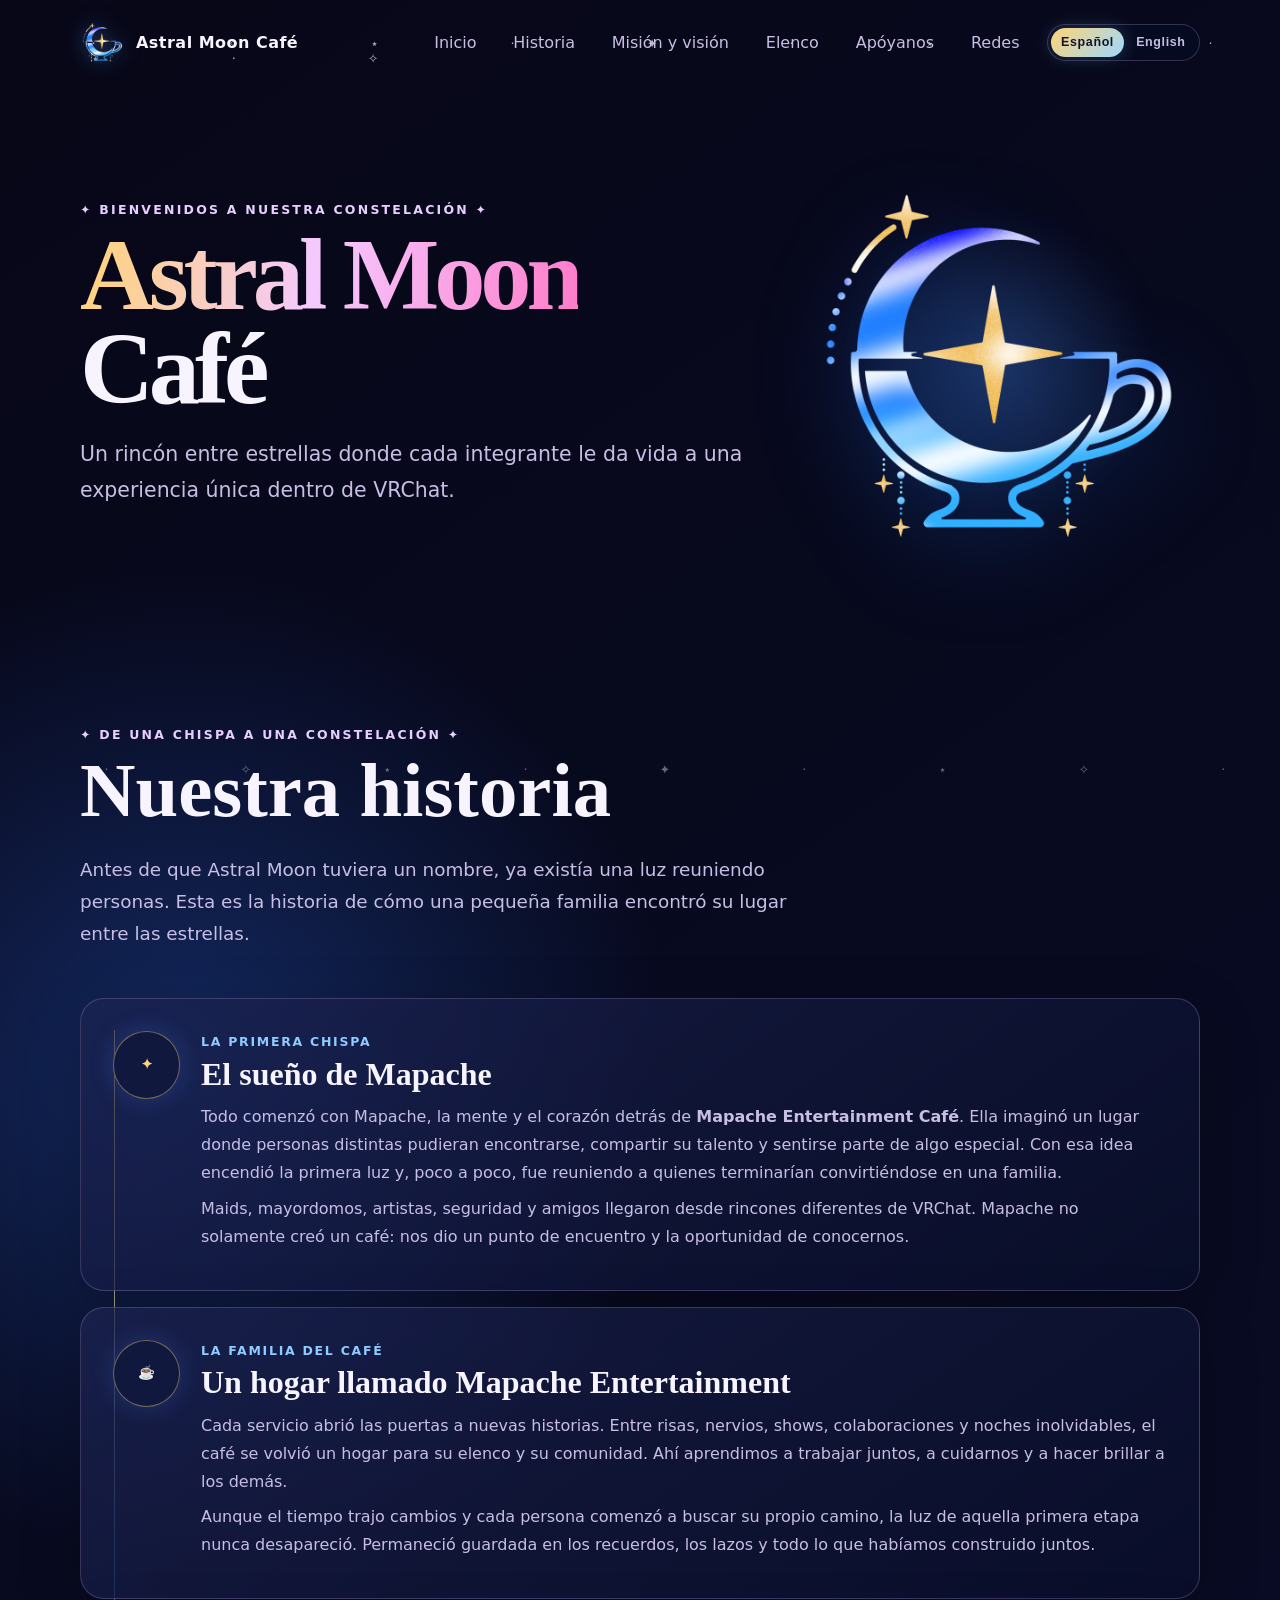
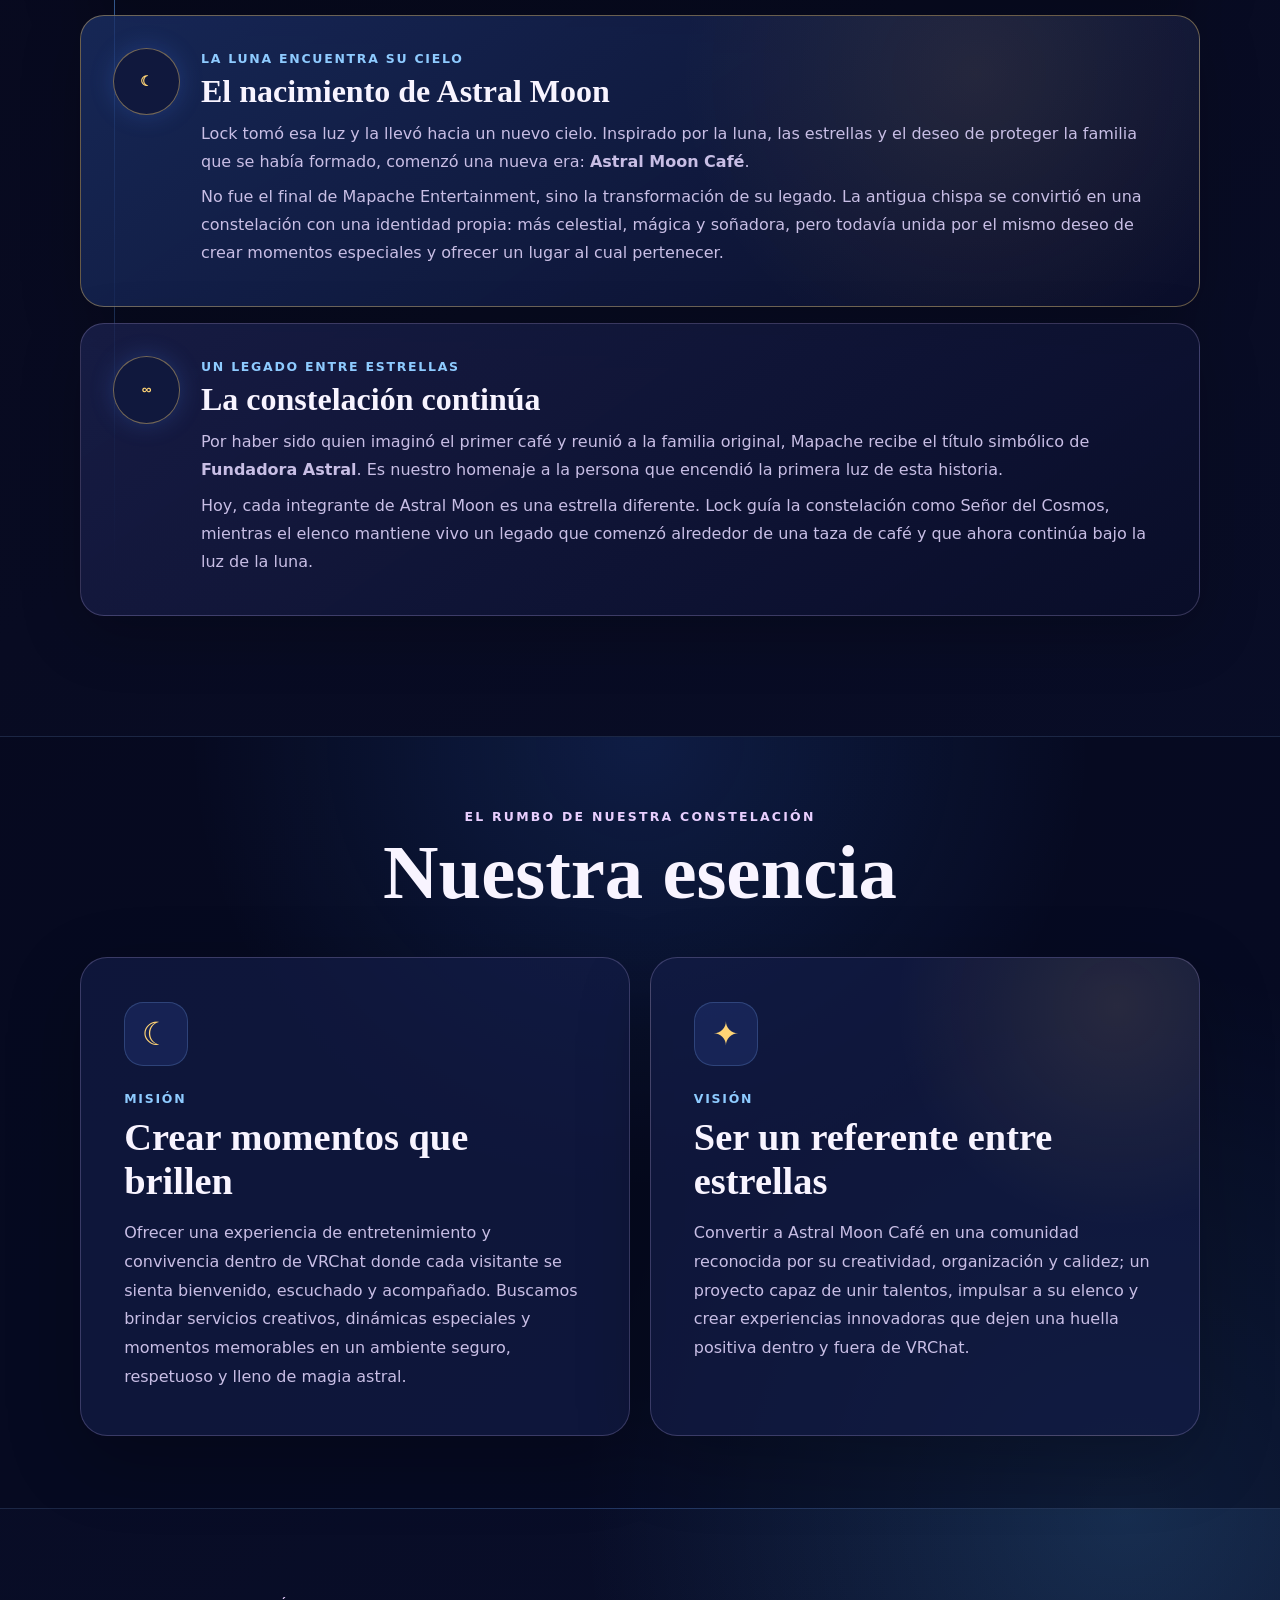
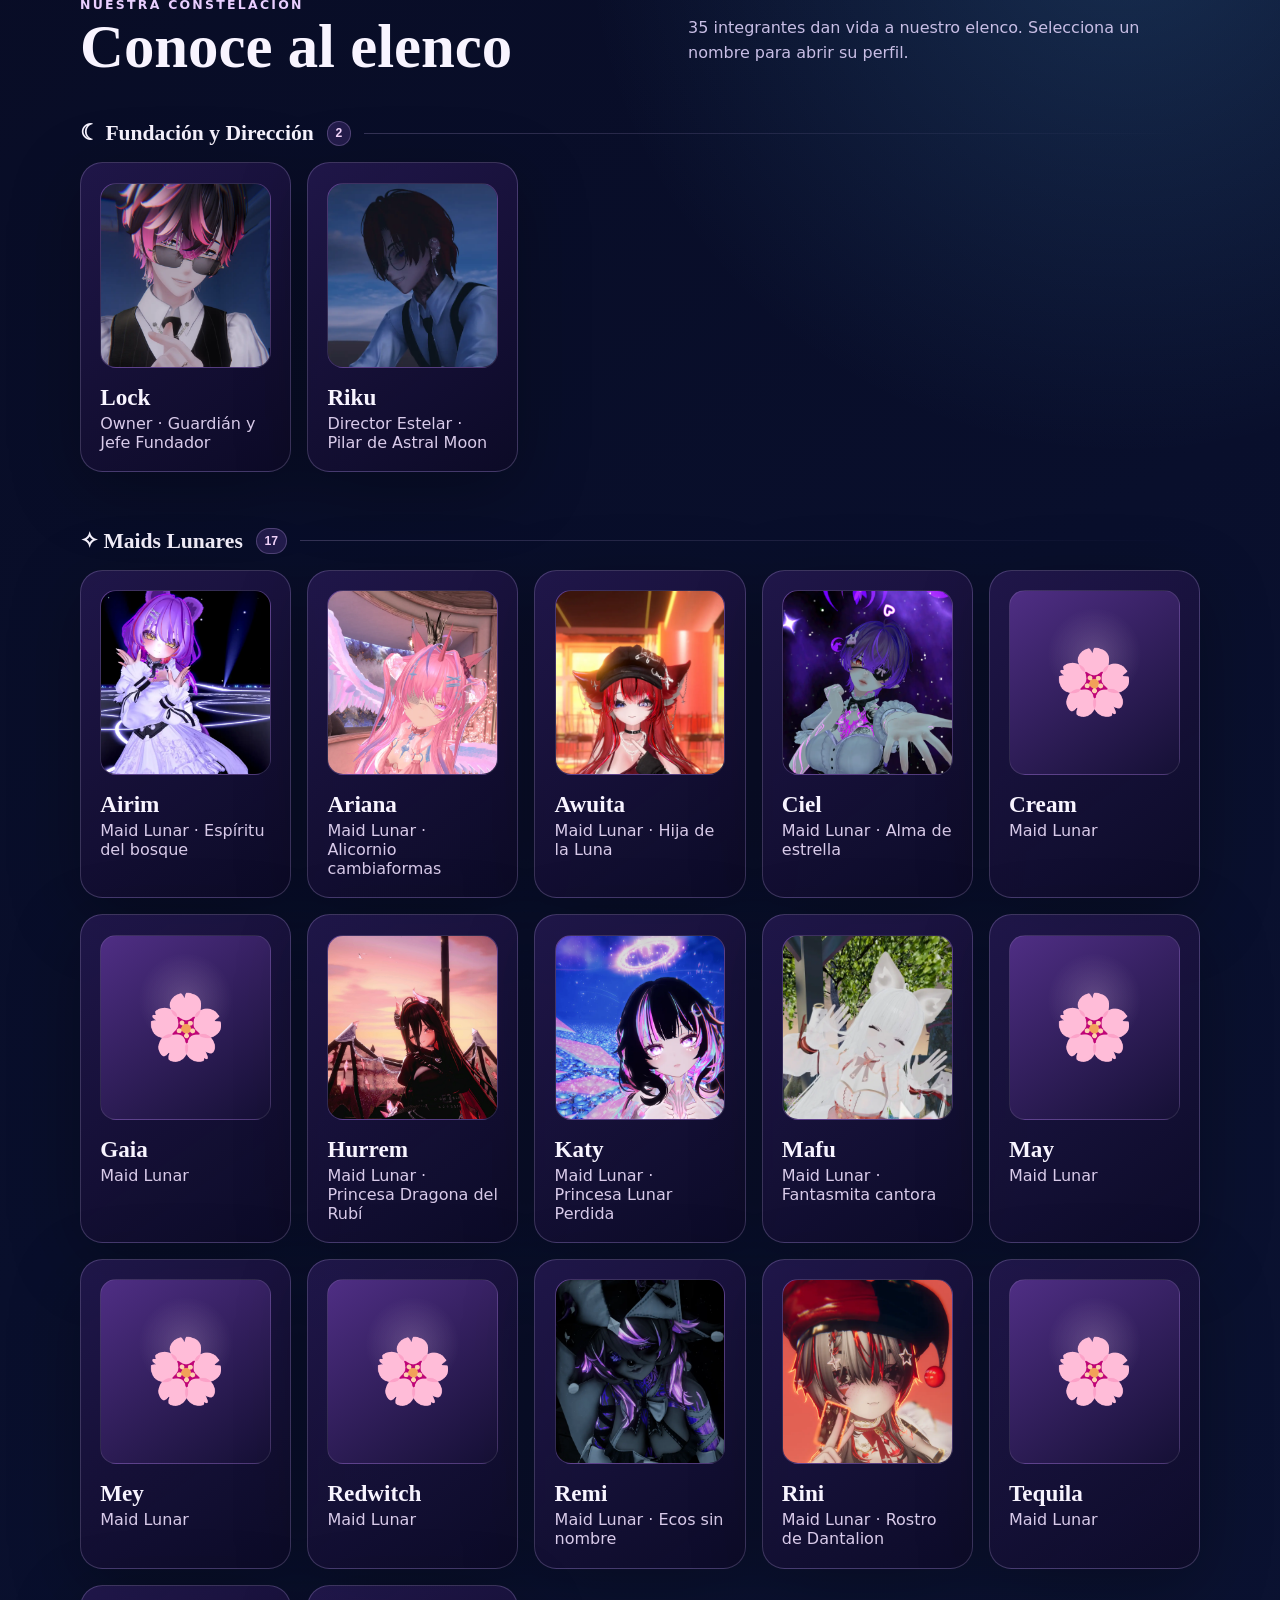
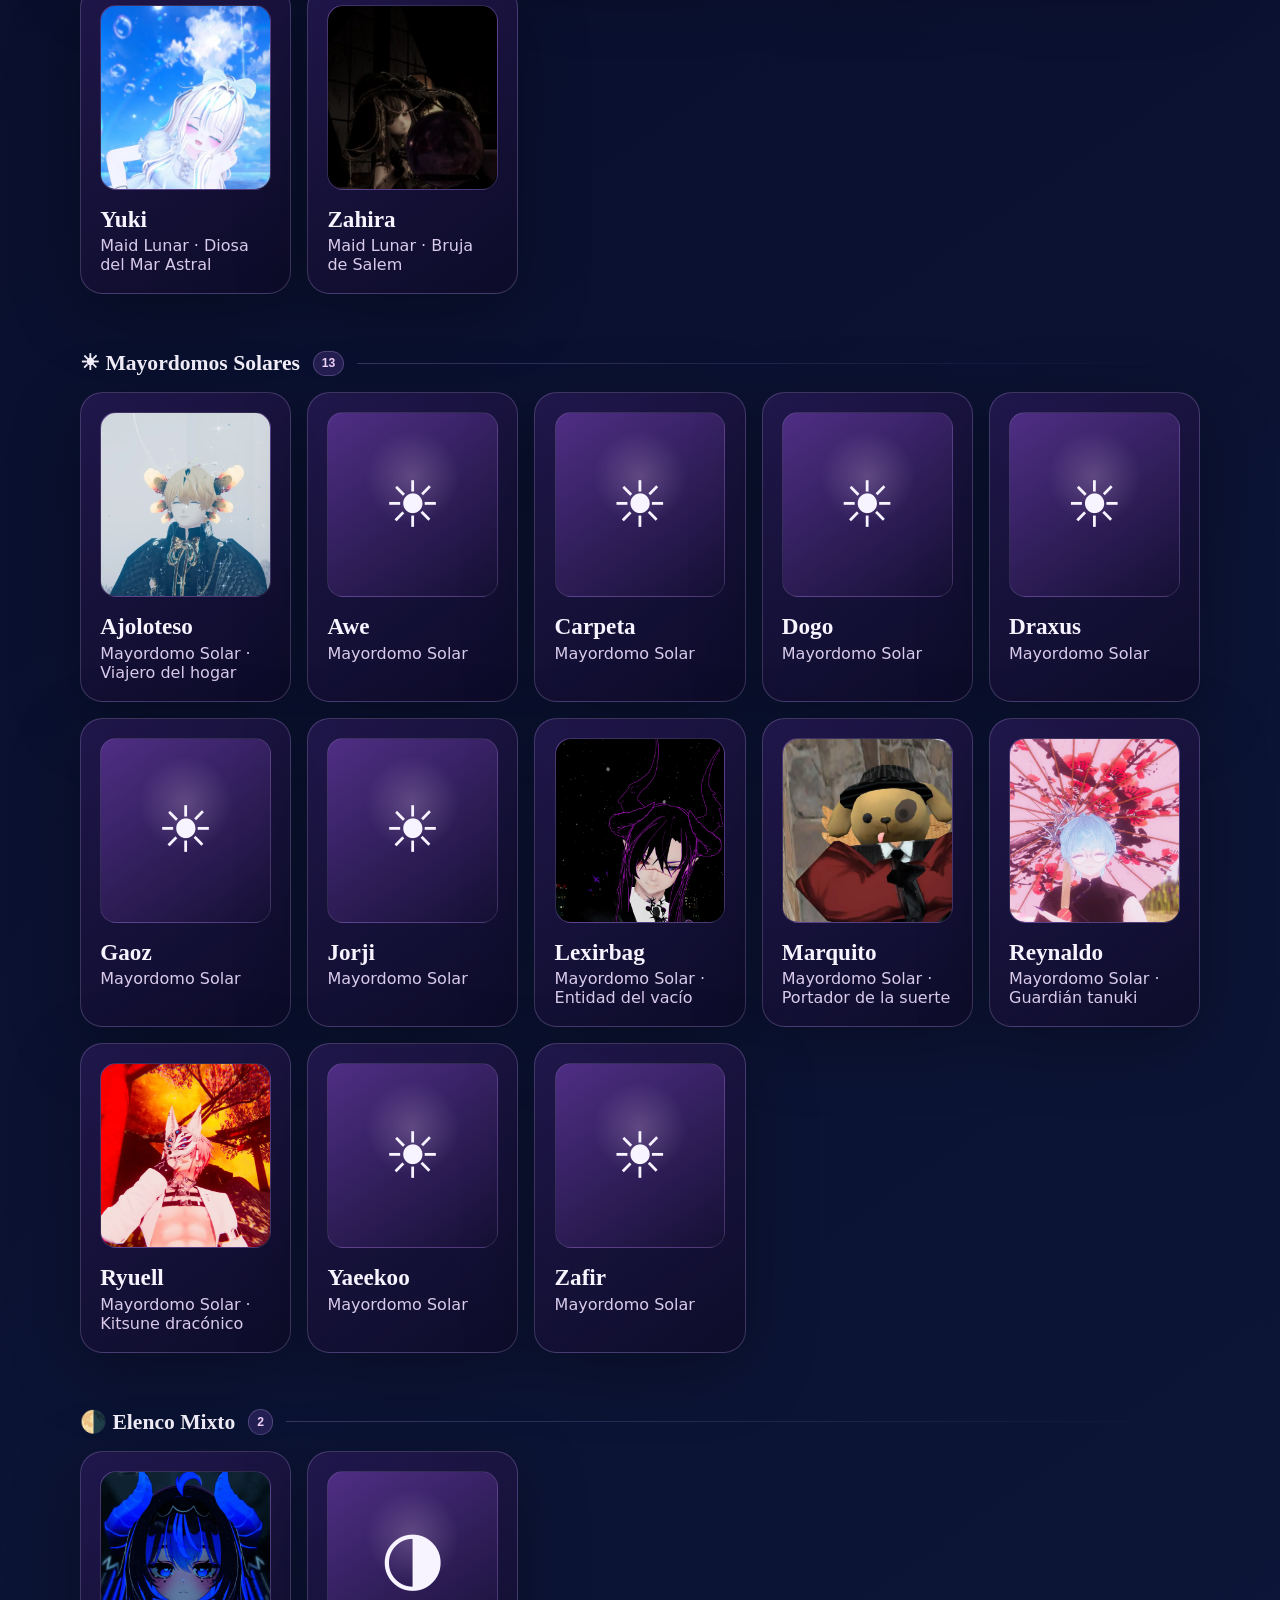
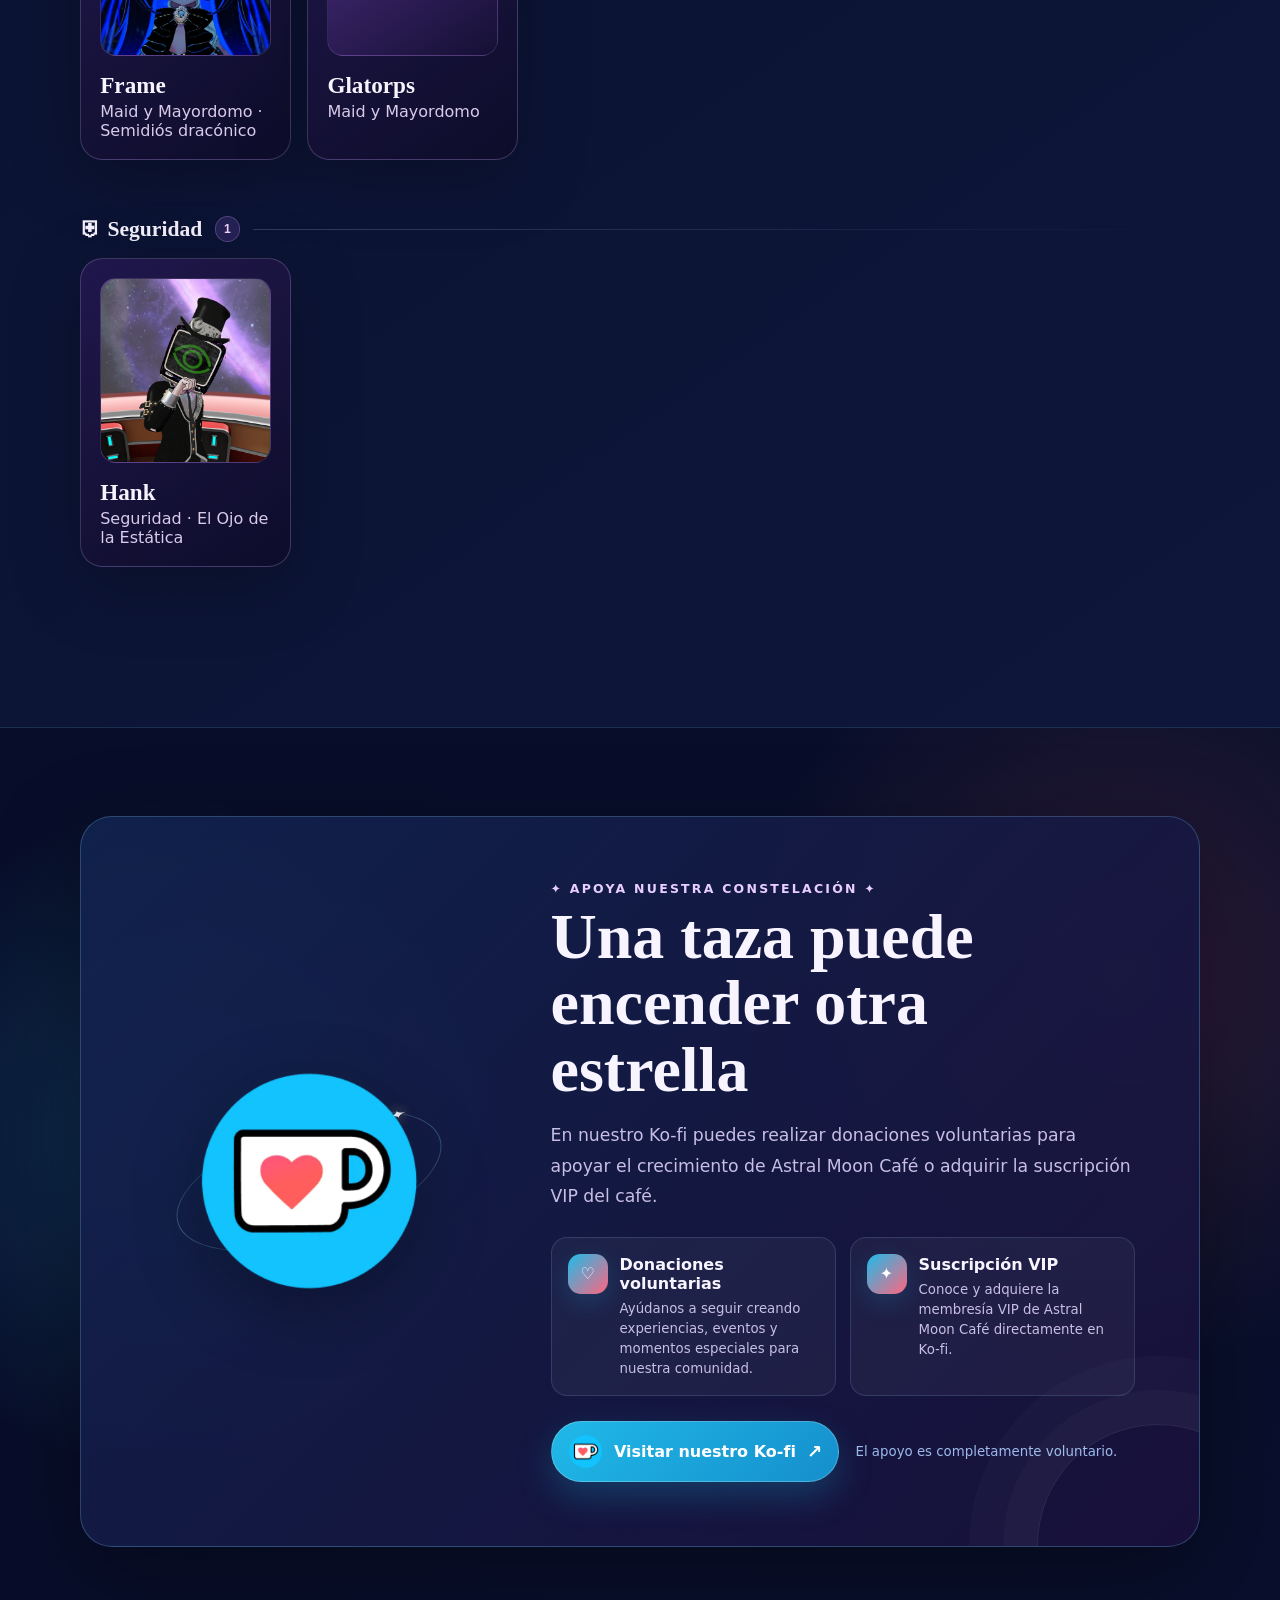
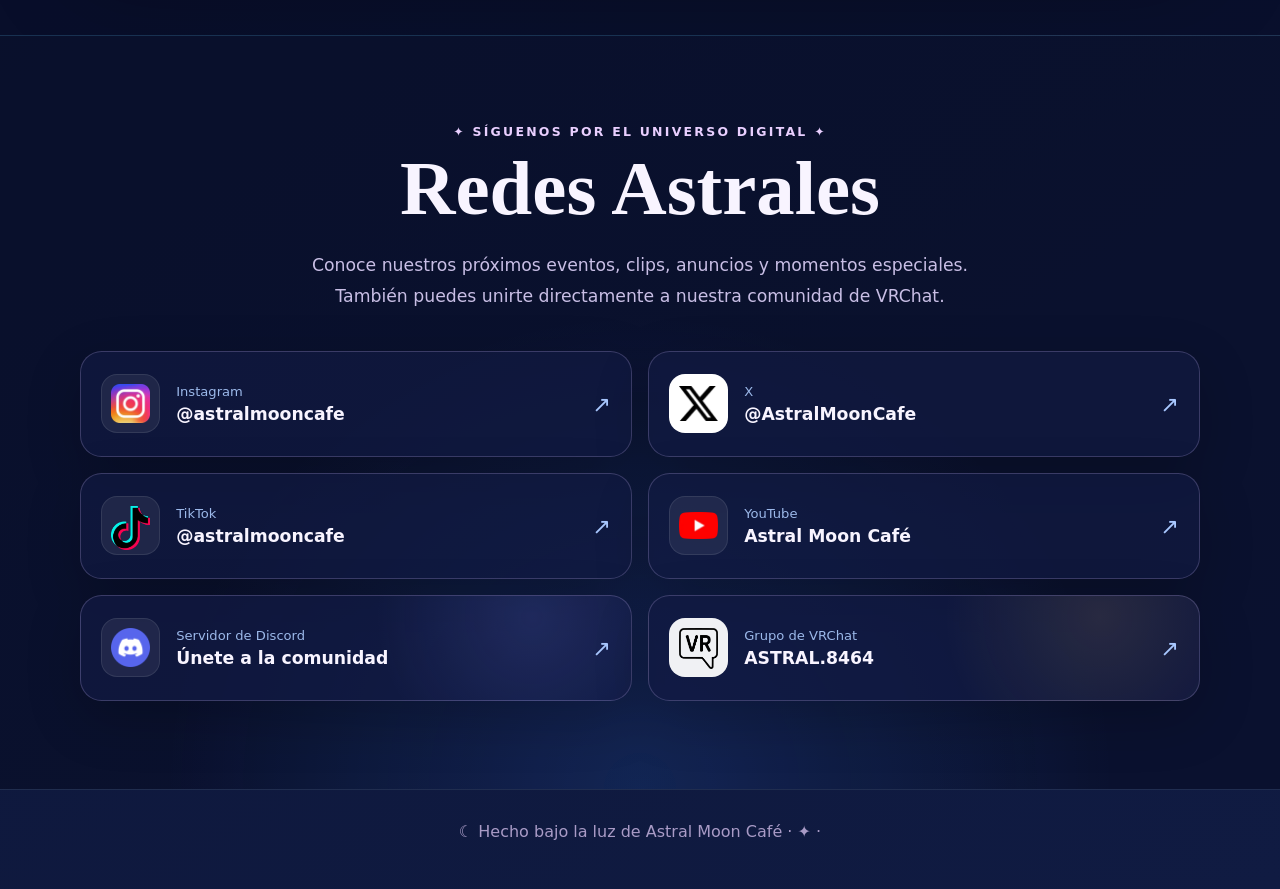
<file: index.html>
<!doctype html>
<html lang="es"><head><meta charset="utf-8"><meta name="viewport" content="width=device-width, initial-scale=1"><meta name="description" content="Conoce al elenco de Astral Moon Café, una experiencia estelar en VRChat."><title>Astral Moon Café</title><link rel="icon" type="image/png" href="assets/astral-moon-logo.png"><link rel="stylesheet" href="styles.css"></head>
<body>
  <header class="shell nav"><a class="brand" href="index.html"><img class="brand-logo" src="assets/astral-moon-logo.png" alt=""> Astral Moon Café</a><div class="nav-side"><nav class="nav-links" aria-label="Navegación principal"><a href="#inicio">Inicio</a>
<a href="#historia">Historia</a>
<a href="#identidad">Misión y visión</a>
<a href="#staff">Elenco</a>
<a href="#apoyo">Apóyanos</a>
<a href="#redes">Redes</a></nav><div class="language-switch" aria-label="Idioma / Language"><button type="button" data-lang="es">Español</button><button type="button" data-lang="en">English</button></div></div></header>
  <main>
    <section class="shell hero" id="inicio"><div><div class="eyebrow">✦ Bienvenidos a nuestra constelación ✦</div><h1><span class="gradient-text">Astral Moon</span><br>Café</h1><p class="lead">Un rincón entre estrellas donde cada integrante le da vida a una experiencia única dentro de VRChat.</p></div><div class="logo-stage"><span class="logo-halo" aria-hidden="true"></span><img class="hero-logo" src="assets/astral-moon-logo.png" alt="Logo oficial de Astral Moon Café"></div></section>
    <section class="shell section story-section" id="historia">
      <div class="story-heading"><div class="eyebrow">✦ De una chispa a una constelación ✦</div><h2>Nuestra historia</h2><p class="story-intro">Antes de que Astral Moon tuviera un nombre, ya existía una luz reuniendo personas. Esta es la historia de cómo una pequeña familia encontró su lugar entre las estrellas.</p></div>
      <div class="timeline">
        <article class="timeline-card"><div class="timeline-mark">✦</div><div><span class="story-date">La primera chispa</span><h3>El sueño de Mapache</h3><p>Todo comenzó con Mapache, la mente y el corazón detrás de <strong>Mapache Entertainment Café</strong>. Ella imaginó un lugar donde personas distintas pudieran encontrarse, compartir su talento y sentirse parte de algo especial. Con esa idea encendió la primera luz y, poco a poco, fue reuniendo a quienes terminarían convirtiéndose en una familia.</p><p>Maids, mayordomos, artistas, seguridad y amigos llegaron desde rincones diferentes de VRChat. Mapache no solamente creó un café: nos dio un punto de encuentro y la oportunidad de conocernos.</p></div></article>
        <article class="timeline-card"><div class="timeline-mark">☕</div><div><span class="story-date">La familia del café</span><h3>Un hogar llamado Mapache Entertainment</h3><p>Cada servicio abrió las puertas a nuevas historias. Entre risas, nervios, shows, colaboraciones y noches inolvidables, el café se volvió un hogar para su elenco y su comunidad. Ahí aprendimos a trabajar juntos, a cuidarnos y a hacer brillar a los demás.</p><p>Aunque el tiempo trajo cambios y cada persona comenzó a buscar su propio camino, la luz de aquella primera etapa nunca desapareció. Permaneció guardada en los recuerdos, los lazos y todo lo que habíamos construido juntos.</p></div></article>
        <article class="timeline-card featured"><div class="timeline-mark">☾</div><div><span class="story-date">La luna encuentra su cielo</span><h3>El nacimiento de Astral Moon</h3><p>Lock tomó esa luz y la llevó hacia un nuevo cielo. Inspirado por la luna, las estrellas y el deseo de proteger la familia que se había formado, comenzó una nueva era: <strong>Astral Moon Café</strong>.</p><p>No fue el final de Mapache Entertainment, sino la transformación de su legado. La antigua chispa se convirtió en una constelación con una identidad propia: más celestial, mágica y soñadora, pero todavía unida por el mismo deseo de crear momentos especiales y ofrecer un lugar al cual pertenecer.</p></div></article>
        <article class="timeline-card"><div class="timeline-mark">∞</div><div><span class="story-date">Un legado entre estrellas</span><h3>La constelación continúa</h3><p>Por haber sido quien imaginó el primer café y reunió a la familia original, Mapache recibe el título simbólico de <strong>Fundadora Astral</strong>. Es nuestro homenaje a la persona que encendió la primera luz de esta historia.</p><p>Hoy, cada integrante de Astral Moon es una estrella diferente. Lock guía la constelación como Señor del Cosmos, mientras el elenco mantiene vivo un legado que comenzó alrededor de una taza de café y que ahora continúa bajo la luz de la luna.</p></div></article>
      </div>
    </section>
    <section class="identity-wrap" id="identidad"><div class="shell section"><div class="identity-head"><div class="eyebrow">El rumbo de nuestra constelación</div><h2>Nuestra esencia</h2></div><div class="identity-grid">
      <article class="identity-card mission"><div class="identity-icon">☾</div><span>Misión</span><h3>Crear momentos que brillen</h3><p>Ofrecer una experiencia de entretenimiento y convivencia dentro de VRChat donde cada visitante se sienta bienvenido, escuchado y acompañado. Buscamos brindar servicios creativos, dinámicas especiales y momentos memorables en un ambiente seguro, respetuoso y lleno de magia astral.</p></article>
      <article class="identity-card vision"><div class="identity-icon">✦</div><span>Visión</span><h3>Ser un referente entre estrellas</h3><p>Convertir a Astral Moon Café en una comunidad reconocida por su creatividad, organización y calidez; un proyecto capaz de unir talentos, impulsar a su elenco y crear experiencias innovadoras que dejen una huella positiva dentro y fuera de VRChat.</p></article>
    </div></div></section>
    <section class="shell section" id="staff"><div class="section-head"><div><div class="eyebrow">Nuestra constelación</div><h2>Conoce al elenco</h2></div><p class="section-note">35 integrantes dan vida a nuestro elenco. Selecciona un nombre para abrir su perfil.</p></div>
      <div class="role-block"><h3 class="role-title">☾ Fundación y Dirección <span class="count">2</span></h3><div class="grid compact-grid short-grid"><a class="card" href="profile.html?id=lock"><div class="portrait portrait-photo"><img src="assets/lock-main.webp" alt="Lock, fundador de Astral Moon Café"></div><h3>Lock</h3><p>Owner · Guardián y Jefe Fundador</p></a>
<a class="card" href="profile.html?id=riku"><div class="portrait portrait-photo"><img src="assets/riku-main.webp" alt="Riku, director de Astral Moon Café"></div><h3>Riku</h3><p>Director Estelar · Pilar de Astral Moon</p></a></div></div>
      <div class="role-block"><h3 class="role-title">✧ Maids Lunares <span class="count">17</span></h3><div class="grid compact-grid">
        <a class="card" href="profile.html?id=airim"><div class="portrait portrait-photo"><img src="assets/airim-main.webp" alt="Airim, espíritu del bosque de Astral Moon Café" loading="lazy"></div><h3>Airim</h3><p>Maid Lunar · Espíritu del bosque</p></a>
<a class="card" href="profile.html?id=ariana"><div class="portrait portrait-photo"><img src="assets/ariana-main.webp" alt="Ariana, alicornio cambiaformas de Astral Moon Café" loading="lazy"></div><h3>Ariana</h3><p>Maid Lunar · Alicornio cambiaformas</p></a>
<a class="card" href="profile.html?id=awuita"><div class="portrait portrait-photo"><img src="assets/awuita-main.webp" alt="Awuita, maid lunar de Astral Moon Café"></div><h3>Awuita</h3><p>Maid Lunar · Hija de la Luna</p></a>
<a class="card" href="profile.html?id=ciel"><div class="portrait portrait-photo"><img src="assets/ciel-main.webp" alt="Ciel, maid lunar de Astral Moon Café" loading="lazy"></div><h3>Ciel</h3><p>Maid Lunar · Alma de estrella</p></a>
<a class="card" href="profile.html?id=cream"><div class="portrait">🌸</div><h3>Cream</h3><p>Maid Lunar</p></a>
<a class="card" href="profile.html?id=gaia"><div class="portrait">🌸</div><h3>Gaia</h3><p>Maid Lunar</p></a>
<a class="card" href="profile.html?id=hurrem"><div class="portrait portrait-photo"><img src="assets/hurrem-main.webp" alt="Hurrem, princesa dragona del rubí de Astral Moon Café" loading="lazy"></div><h3>Hurrem</h3><p>Maid Lunar · Princesa Dragona del Rubí</p></a>        
<a class="card" href="profile.html?id=katy"><div class="portrait portrait-photo"><img src="assets/katy-main.webp" alt="Katy, princesa lunar de Astral Moon Café" loading="lazy"></div><h3>Katy</h3><p>Maid Lunar · Princesa Lunar Perdida</p></a>
<a class="card" href="profile.html?id=mafu"><div class="portrait portrait-photo"><img src="assets/mafu-main.webp" alt="Mafu, maid lunar de Astral Moon Café"></div><h3>Mafu</h3><p>Maid Lunar · Fantasmita cantora</p></a>
<a class="card" href="profile.html?id=may"><div class="portrait">🌸</div><h3>May</h3><p>Maid Lunar</p></a>
<a class="card" href="profile.html?id=mey"><div class="portrait">🌸</div><h3>Mey</h3><p>Maid Lunar</p></a>
<a class="card" href="profile.html?id=redwitch"><div class="portrait">🌸</div><h3>Redwitch</h3><p>Maid Lunar</p></a>
<a class="card" href="profile.html?id=remi"><div class="portrait portrait-photo"><img src="assets/remi-main.webp" alt="Remi, maid lunar de Astral Moon Café" loading="lazy"></div><h3>Remi</h3><p>Maid Lunar · Ecos sin nombre</p></a>
<a class="card" href="profile.html?id=rini"><div class="portrait portrait-photo"><img src="assets/rini-main.webp" alt="Rini, maid lunar de Astral Moon Café" loading="lazy"></div><h3>Rini</h3><p>Maid Lunar · Rostro de Dantalion</p></a>
<a class="card" href="profile.html?id=tequila"><div class="portrait">🌸</div><h3>Tequila</h3><p>Maid Lunar</p></a>
<a class="card" href="profile.html?id=yuki"><div class="portrait portrait-photo"><img src="assets/yuki-main.webp" alt="Yuki, maid lunar de Astral Moon Café" loading="lazy"></div><h3>Yuki</h3><p>Maid Lunar · Diosa del Mar Astral</p></a>
<a class="card" href="profile.html?id=zahira"><div class="portrait portrait-photo"><img src="assets/zahira-main.webp" alt="Zahira, bruja de Salem de Astral Moon Café" loading="lazy"></div><h3>Zahira</h3><p>Maid Lunar · Bruja de Salem</p></a>        
      </div></div>
      <div class="role-block"><h3 class="role-title">☀ Mayordomos Solares <span class="count">13</span></h3><div class="grid compact-grid">
        <a class="card solar" href="profile.html?id=ajoloteso"><div class="portrait portrait-photo"><img src="assets/ajoloteso-main.webp" alt="Ajoloteso, viajero del hogar de Astral Moon Café" loading="lazy"></div><h3>Ajoloteso</h3><p>Mayordomo Solar · Viajero del hogar</p></a>
<a class="card solar" href="profile.html?id=awe"><div class="portrait">☀️</div><h3>Awe</h3><p>Mayordomo Solar</p></a>
<a class="card solar" href="profile.html?id=carpeta"><div class="portrait">☀️</div><h3>Carpeta</h3><p>Mayordomo Solar</p></a>
<a class="card solar" href="profile.html?id=dogo"><div class="portrait">☀️</div><h3>Dogo</h3><p>Mayordomo Solar</p></a>
<a class="card solar" href="profile.html?id=draxus"><div class="portrait">☀️</div><h3>Draxus</h3><p>Mayordomo Solar</p></a>
<a class="card solar" href="profile.html?id=gaoz"><div class="portrait">☀️</div><h3>Gaoz</h3><p>Mayordomo Solar</p></a>
<a class="card solar" href="profile.html?id=jorji"><div class="portrait">☀️</div><h3>Jorji</h3><p>Mayordomo Solar</p></a>
<a class="card solar" href="profile.html?id=lexir"><div class="portrait portrait-photo"><img src="assets/lexirbag-main.webp" alt="Lexirbag, entidad cambiante del vacío de Astral Moon Café" loading="lazy"></div><h3>Lexirbag</h3><p>Mayordomo Solar · Entidad del vacío</p></a>
<a class="card solar" href="profile.html?id=marquito"><div class="portrait portrait-photo"><img src="assets/marquito-main.webp" alt="Marquito, mayordomo solar de Astral Moon Café" loading="lazy"></div><h3>Marquito</h3><p>Mayordomo Solar · Portador de la suerte</p></a>
<a class="card solar" href="profile.html?id=reynaldo"><div class="portrait portrait-photo"><img src="assets/reynaldo-main.webp" alt="Reynaldo, mayordomo tanuki de Astral Moon Café" loading="lazy"></div><h3>Reynaldo</h3><p>Mayordomo Solar · Guardián tanuki</p></a>
<a class="card solar" href="profile.html?id=ryuell"><div class="portrait portrait-photo"><img src="assets/ryuell-main.webp" alt="Ryuell, kitsune dracónico de Astral Moon Café" loading="lazy"></div><h3>Ryuell</h3><p>Mayordomo Solar · Kitsune dracónico</p></a>
<a class="card solar" href="profile.html?id=yaeekoo"><div class="portrait">☀️</div><h3>Yaeekoo</h3><p>Mayordomo Solar</p></a>
<a class="card solar" href="profile.html?id=zafir"><div class="portrait">☀️</div><h3>Zafir</h3><p>Mayordomo Solar</p></a>
      </div></div>
      <div class="role-block"><h3 class="role-title">🌗 Elenco Mixto <span class="count">2</span></h3><div class="grid compact-grid short-grid"><a class="card mixed" href="profile.html?id=frame"><div class="portrait portrait-photo"><img src="assets/frame-main.webp" alt="Frame, semidiós dracónico de Astral Moon Café" loading="lazy"></div><h3>Frame</h3><p>Maid y Mayordomo · Semidiós dracónico</p></a>
<a class="card mixed" href="profile.html?id=glatorps"><div class="portrait">🌗</div><h3>Glatorps</h3><p>Maid y Mayordomo</p></a></div></div>
      <div class="role-block"><h3 class="role-title">⛨ Seguridad <span class="count">1</span></h3><div class="grid compact-grid short-grid"><a class="card security" href="profile.html?id=hank"><div class="portrait portrait-photo"><img src="assets/hank-main.webp" alt="Hank, vigilante estelar de Astral Moon Café" loading="lazy"></div><h3>Hank</h3><p>Seguridad · El Ojo de la Estática</p></a></div></div>
    </section>
    <section class="support-wrap" id="apoyo"><div class="shell section support-section">
      <div class="support-card">
        <div class="support-logo" aria-hidden="true"><span class="support-orbit"></span><img src="assets/kofi-logo.webp" alt=""></div>
        <div class="support-content"><div class="eyebrow">✦ Apoya nuestra constelación ✦</div><h2>Una taza puede encender otra estrella</h2><p>En nuestro Ko-fi puedes realizar donaciones voluntarias para apoyar el crecimiento de Astral Moon Café o adquirir la suscripción VIP del café.</p>
          <div class="support-options">
            <div class="support-option"><span>♡</span><div><strong>Donaciones voluntarias</strong><small>Ayúdanos a seguir creando experiencias, eventos y momentos especiales para nuestra comunidad.</small></div></div>
            <div class="support-option"><span>✦</span><div><strong>Suscripción VIP</strong><small>Conoce y adquiere la membresía VIP de Astral Moon Café directamente en Ko-fi.</small></div></div>
          </div>
          <div class="support-actions"><a class="kofi-button" href="https://ko-fi.com/astralmooncafe" target="_blank" rel="noopener noreferrer"><img src="assets/kofi-logo.webp" alt="Logo de Ko-fi"><span>Visitar nuestro Ko-fi</span><b aria-hidden="true">↗</b></a><small>El apoyo es completamente voluntario.</small></div>
        </div>
      </div>
    </div></section>
    <section class="social-wrap" id="redes"><div class="shell section social-section">
      <div class="social-heading"><div class="eyebrow">✦ Síguenos por el universo digital ✦</div><h2>Redes Astrales</h2><p>Conoce nuestros próximos eventos, clips, anuncios y momentos especiales. También puedes unirte directamente a nuestra comunidad de VRChat.</p></div>
      <div class="social-grid">
        <a class="social-card instagram" href="https://www.instagram.com/astralmooncafe/" target="_blank" rel="noopener noreferrer"><span class="social-icon"><img src="assets/social-instagram.webp" alt="Logo de Instagram"></span><span class="social-copy"><small>Instagram</small><strong>@astralmooncafe</strong></span><span class="social-arrow">↗</span></a>
        <a class="social-card x-social" href="https://x.com/AstralMoonCafe" target="_blank" rel="noopener noreferrer"><span class="social-icon"><img src="assets/social-x.webp" alt="Logo de X"></span><span class="social-copy"><small>X</small><strong>@AstralMoonCafe</strong></span><span class="social-arrow">↗</span></a>
        <a class="social-card tiktok" href="https://www.tiktok.com/@astralmooncafe" target="_blank" rel="noopener noreferrer"><span class="social-icon"><img src="assets/social-tiktok.webp" alt="Logo de TikTok"></span><span class="social-copy"><small>TikTok</small><strong>@astralmooncafe</strong></span><span class="social-arrow">↗</span></a>
        <a class="social-card youtube" href="https://www.youtube.com/@AstralMoonCaf%C3%A9" target="_blank" rel="noopener noreferrer"><span class="social-icon"><img src="assets/social-youtube.webp" alt="Logo de YouTube"></span><span class="social-copy"><small>YouTube</small><strong>Astral Moon Café</strong></span><span class="social-arrow">↗</span></a>
        <a class="social-card discord" href="https://discord.gg/m497wdFCSa" target="_blank" rel="noopener noreferrer"><span class="social-icon"><img src="assets/social-discord.webp" alt="Logo de Discord"></span><span class="social-copy"><small>Servidor de Discord</small><strong>Únete a la comunidad</strong></span><span class="social-arrow">↗</span></a>
        <a class="social-card vrchat" href="https://vrc.group/ASTRAL.8464" target="_blank" rel="noopener noreferrer"><span class="social-icon"><img src="assets/social-vrchat.webp" alt="Logo de VRChat"></span><span class="social-copy"><small>Grupo de VRChat</small><strong>ASTRAL.8464</strong></span><span class="social-arrow">↗</span></a>
      </div>
    </div></section>
  </main><footer>☾ Hecho bajo la luz de Astral Moon Café · ✦ ·</footer>
  <script src="i18n.js"></script>
</body></html>
</file>
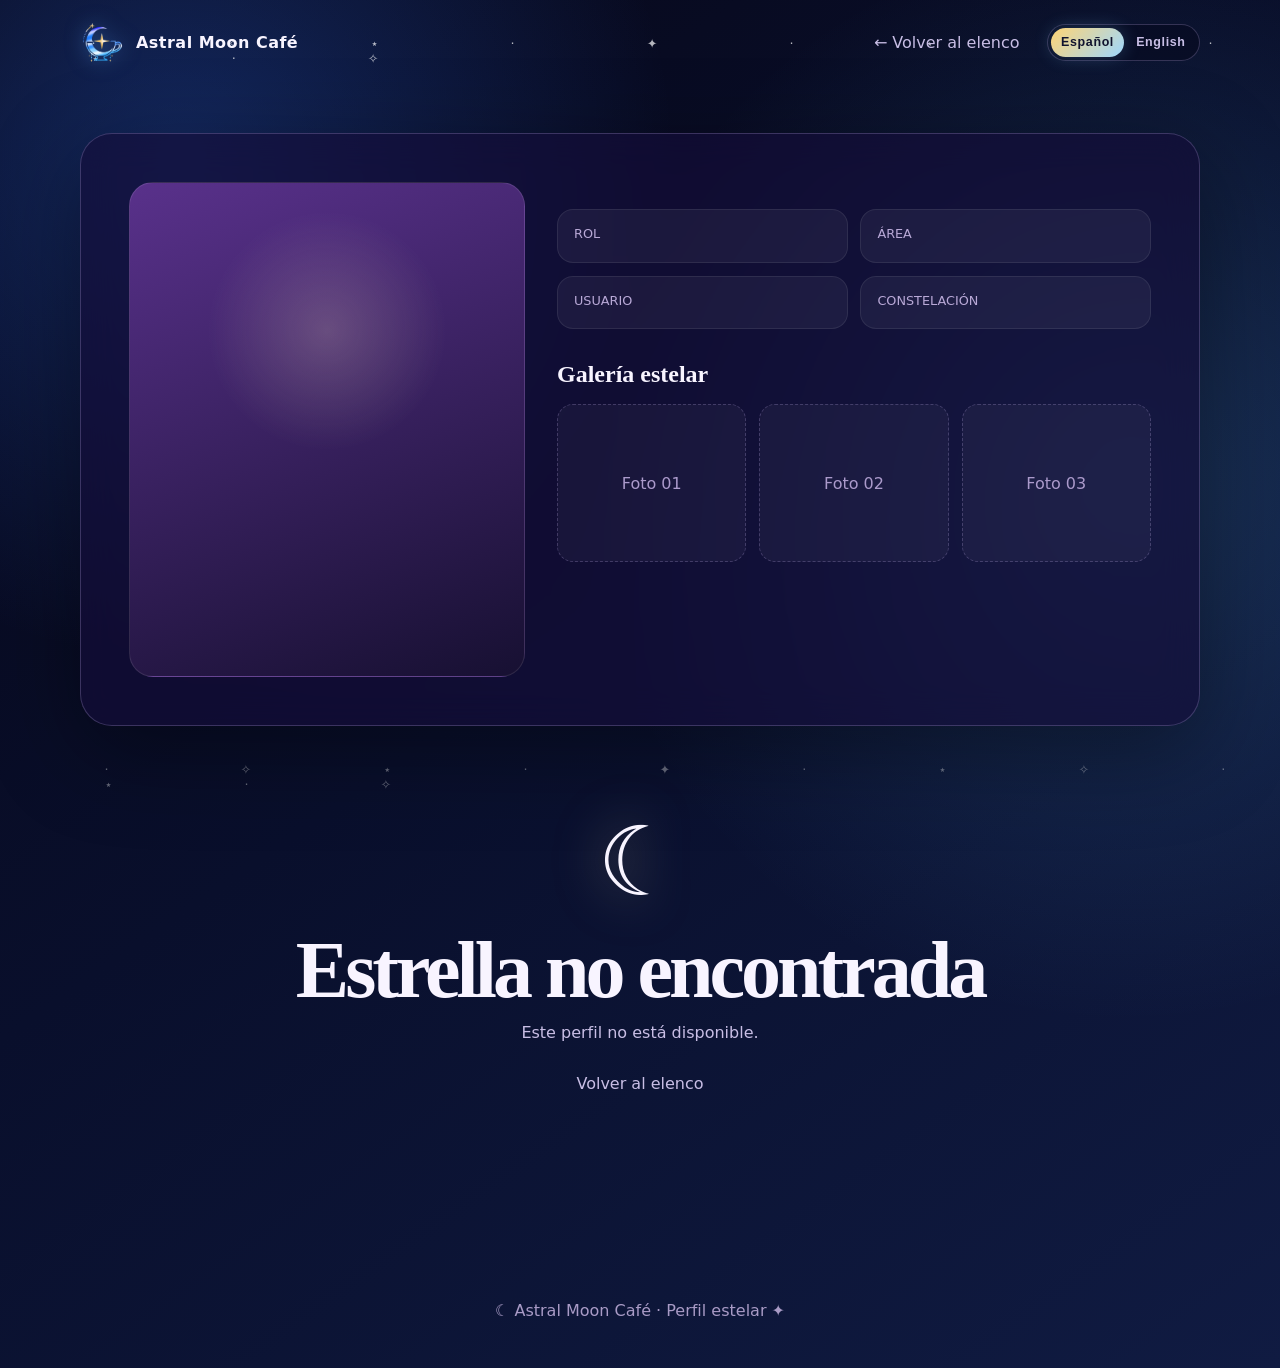
<file: profile.html>
<!doctype html>
<html lang="es">
<head>
  <meta charset="utf-8">
  <meta name="viewport" content="width=device-width, initial-scale=1">
  <meta name="description" content="Perfil del elenco de Astral Moon Café.">
  <title>Perfil | Astral Moon Café</title>
  <link rel="icon" type="image/png" href="assets/astral-moon-logo.png">
  <link rel="stylesheet" href="styles.css">
</head>
<body class="profile-page">
  <header class="shell nav"><a class="brand" href="index.html"><img class="brand-logo" src="assets/astral-moon-logo.png" alt=""> Astral Moon Café</a><div class="profile-actions"><a class="back" href="index.html#staff">← Volver al elenco</a><div class="language-switch" aria-label="Idioma / Language"><button type="button" data-lang="es">Español</button><button type="button" data-lang="en">English</button></div></div></header>
  <main class="shell profile">
    <article class="profile-card" id="profile-card">
      <div class="profile-photo" id="profile-photo" aria-label="Espacio para fotografía"></div>
      <div>
        <div class="eyebrow" id="profile-role"></div>
        <h1 class="gradient-text" id="profile-name"></h1>
        <p class="bio" id="profile-bio"></p>
        <div class="facts"><div class="fact"><span>ROL</span><strong id="fact-role"></strong></div><div class="fact"><span>ÁREA</span><strong id="fact-area"></strong></div><div class="fact"><span>USUARIO</span><strong id="fact-user"></strong></div><div class="fact"><span>CONSTELACIÓN</span><strong id="fact-constellation"></strong></div></div>
        <h2 class="gallery-title">Galería estelar</h2>
        <div class="gallery" id="profile-gallery"><div>Foto 01</div><div>Foto 02</div><div>Foto 03</div></div>
      </div>
    </article>
    <div class="not-found" id="not-found" hidden><span>☾</span><h1>Estrella no encontrada</h1><p>Este perfil no está disponible.</p><a class="back" href="index.html#staff">Volver al elenco</a></div>
  </main>
  <footer>☾ Astral Moon Café · Perfil estelar ✦</footer>
  <script src="staff.js"></script>
  <script src="i18n.js"></script>
  <script>
    const slug = new URLSearchParams(location.search).get('id');
    const person = window.ASTRAL_STAFF[slug];
    function renderProfile() {
    const lang = window.ASTRAL_I18N.language();
    const t = value => window.ASTRAL_I18N.translate(value, lang);
    if (!person) {
      document.getElementById('profile-card').hidden = true;
      document.getElementById('not-found').hidden = false;
    } else {
      const generic = lang === 'en' ? `${person.name} is part of ${t(person.area)} at Astral Moon Café. Soon you will be able to learn more about their personality, interests and story within the café.` : `${person.name} forma parte de ${person.area} en Astral Moon Café. Muy pronto podrás conocer más sobre su personalidad, sus gustos y su historia dentro del café.`;
      document.title = `${person.name} | Astral Moon Café`;
      document.querySelector('meta[name="description"]').content = lang === 'en' ? `Meet ${person.name}, ${t(person.role)} at Astral Moon Café.` : `Conoce a ${person.name}, ${person.role} de Astral Moon Café.`;
      const photo = document.getElementById('profile-photo');
      photo.dataset.profile = slug;
      photo.replaceChildren();
      if (person.photo) {
        const image = document.createElement('img');
        image.src = person.photo;
        image.alt = person.name;
        photo.appendChild(image);
        photo.classList.add('has-photo');
      } else {
        photo.textContent = person.icon;
        photo.classList.remove('has-photo');
      }
      document.getElementById('profile-photo').setAttribute('aria-label', lang === 'en' ? `Photo space for ${person.name}` : `Espacio para fotografía de ${person.name}`);
      document.getElementById('profile-role').textContent = `✦ ${t(person.role)} ✦`;
      document.getElementById('profile-name').textContent = person.name;
      document.getElementById('profile-bio').textContent = (lang === 'en' && person.bioEn) ? person.bioEn : (person.bio || generic);
      document.getElementById('fact-role').textContent = t(person.role);
      document.getElementById('fact-area').textContent = t(person.area);
      document.getElementById('fact-user').textContent = person.name;
      document.getElementById('fact-constellation').textContent = t(person.constellation || (person.area === 'Maids Lunares' ? 'Luna' : person.area === 'Mayordomos Solares' ? 'Sol' : 'Estrella protectora'));
      const gallery = document.getElementById('profile-gallery');
      if (person.gallery) {
        gallery.replaceChildren(...person.gallery.map((src, index) => {
          const figure = document.createElement('figure');
          const image = document.createElement('img');
          image.src = src;
          image.alt = lang === 'en' ? `${person.name} photo ${index + 1}` : `Foto ${index + 1} de ${person.name}`;
          image.loading = 'lazy';
          figure.appendChild(image);
          return figure;
        }));
        gallery.classList.add('has-photos');
        gallery.classList.toggle('landscape-gallery', person.galleryLayout === 'landscape');
      }
    }
    }
    window.addEventListener('astral-language-change', renderProfile);
  </script>
</body>
</html>
</file>
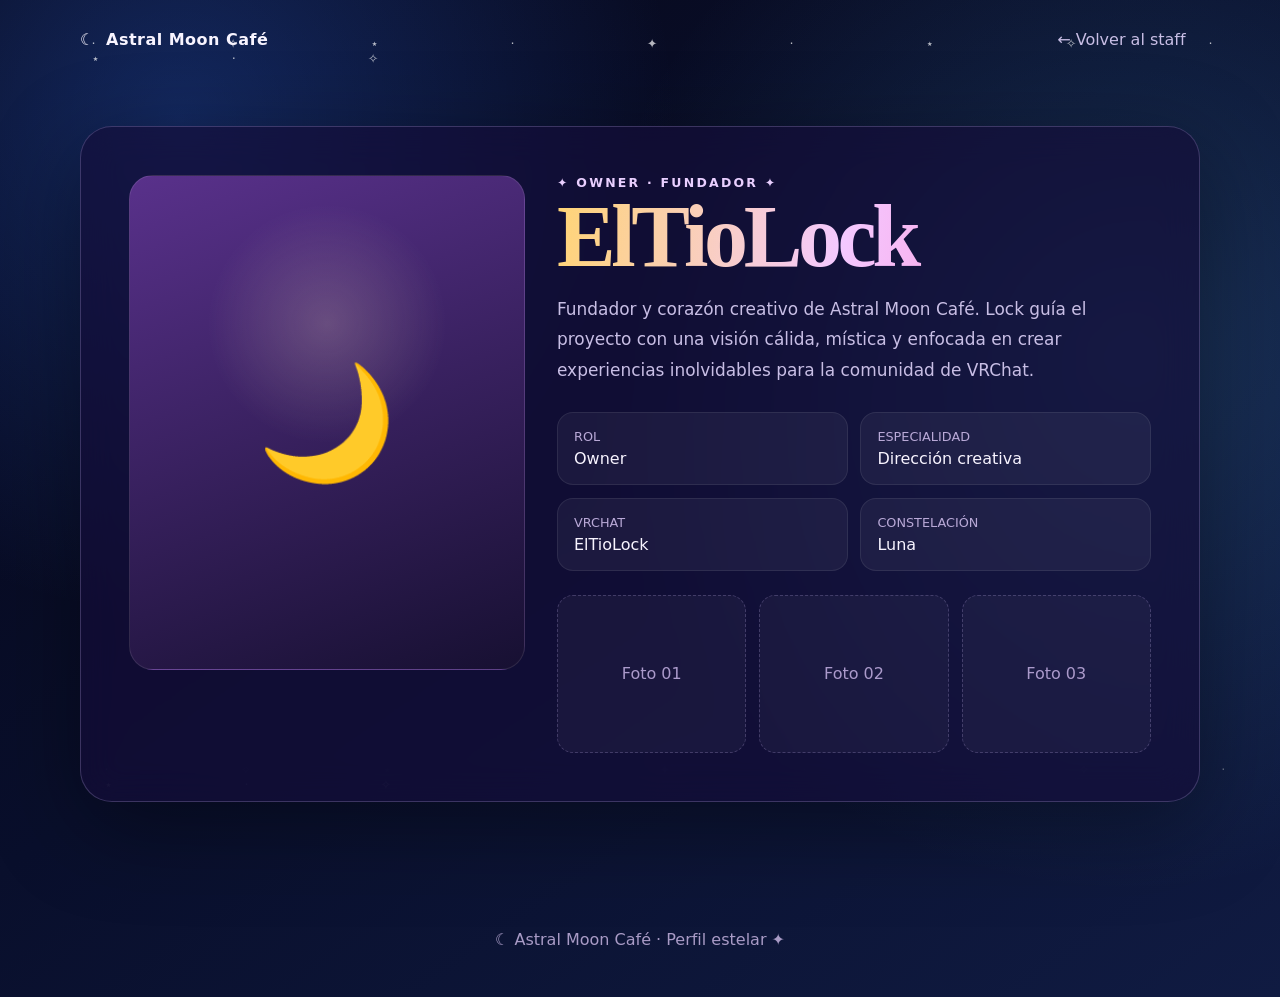
<file: perfiles/eltiolock.html>
<!doctype html><html lang="es"><head><meta charset="utf-8"><meta name="viewport" content="width=device-width, initial-scale=1"><meta name="description" content="Perfil de ElTioLock, owner de Astral Moon Café."><title>ElTioLock | Astral Moon Café</title><link rel="stylesheet" href="../styles.css"></head><body>
<header class="shell nav"><a class="brand" href="../index.html"><span class="brand-mark">☾</span> Astral Moon Café</a><a class="back" href="../index.html#staff">← Volver al staff</a></header>
<main class="shell profile"><article class="profile-card"><div class="profile-photo" aria-label="Espacio para foto de ElTioLock">🌙</div><div><div class="eyebrow">✦ Owner · Fundador ✦</div><h1 class="gradient-text">ElTioLock</h1><p class="bio">Fundador y corazón creativo de Astral Moon Café. Lock guía el proyecto con una visión cálida, mística y enfocada en crear experiencias inolvidables para la comunidad de VRChat.</p><div class="facts"><div class="fact"><span>ROL</span>Owner</div><div class="fact"><span>ESPECIALIDAD</span>Dirección creativa</div><div class="fact"><span>VRCHAT</span>ElTioLock</div><div class="fact"><span>CONSTELACIÓN</span>Luna</div></div><div class="gallery"><div>Foto 01</div><div>Foto 02</div><div>Foto 03</div></div></div></article></main><footer>☾ Astral Moon Café · Perfil estelar ✦</footer></body></html>
</file>
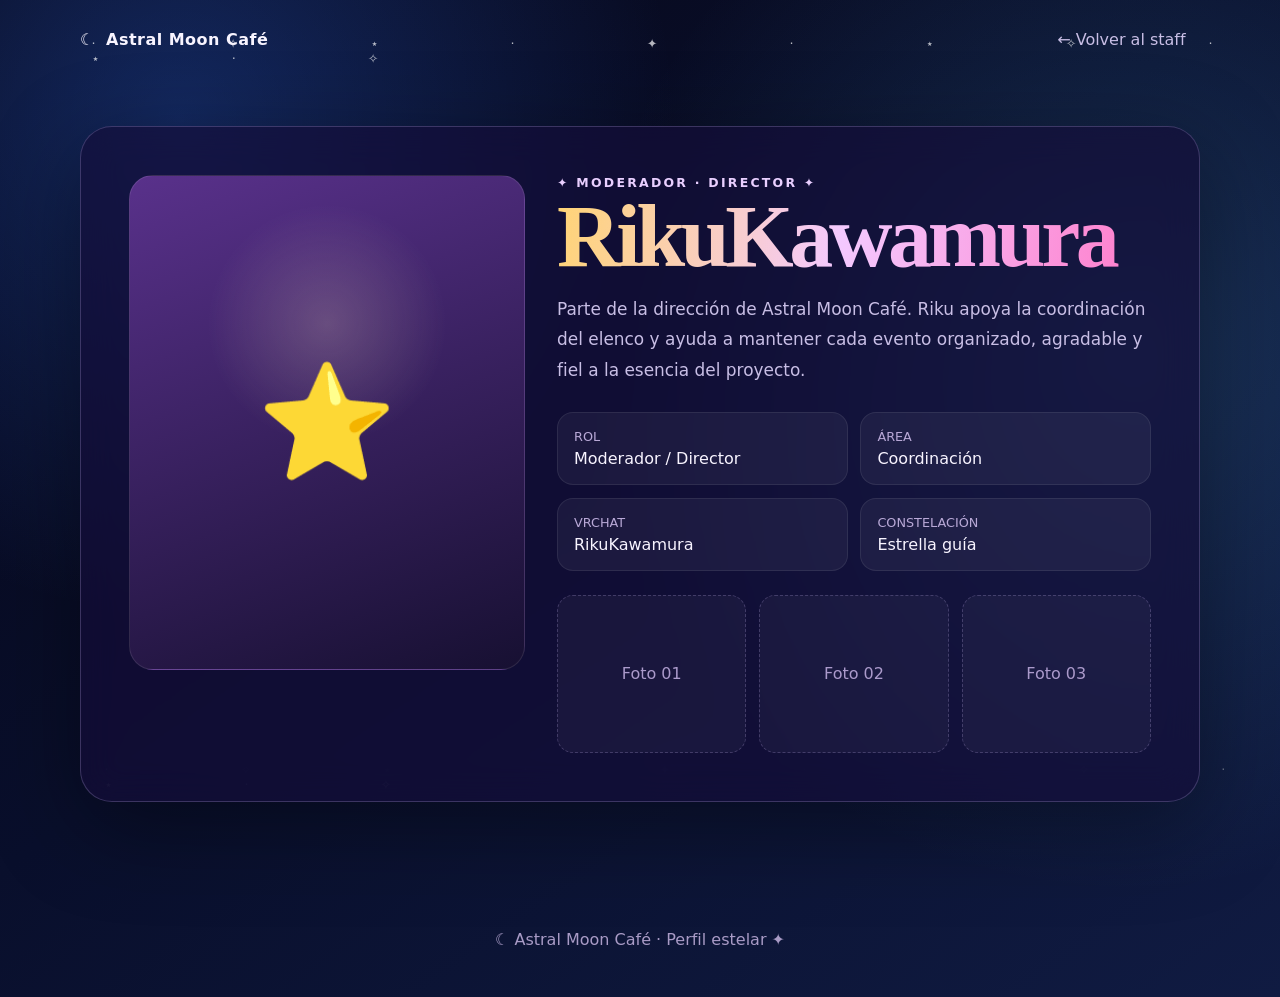
<file: perfiles/rikukawamura.html>
<!doctype html><html lang="es"><head><meta charset="utf-8"><meta name="viewport" content="width=device-width, initial-scale=1"><meta name="description" content="Perfil de RikuKawamura, director de Astral Moon Café."><title>RikuKawamura | Astral Moon Café</title><link rel="stylesheet" href="../styles.css"></head><body>
<header class="shell nav"><a class="brand" href="../index.html"><span class="brand-mark">☾</span> Astral Moon Café</a><a class="back" href="../index.html#staff">← Volver al staff</a></header>
<main class="shell profile"><article class="profile-card"><div class="profile-photo" aria-label="Espacio para foto de RikuKawamura">⭐</div><div><div class="eyebrow">✦ Moderador · Director ✦</div><h1 class="gradient-text">RikuKawamura</h1><p class="bio">Parte de la dirección de Astral Moon Café. Riku apoya la coordinación del elenco y ayuda a mantener cada evento organizado, agradable y fiel a la esencia del proyecto.</p><div class="facts"><div class="fact"><span>ROL</span>Moderador / Director</div><div class="fact"><span>ÁREA</span>Coordinación</div><div class="fact"><span>VRCHAT</span>RikuKawamura</div><div class="fact"><span>CONSTELACIÓN</span>Estrella guía</div></div><div class="gallery"><div>Foto 01</div><div>Foto 02</div><div>Foto 03</div></div></div></article></main><footer>☾ Astral Moon Café · Perfil estelar ✦</footer></body></html>
</file>
<file: styles.css>
:root {
  --night: #070718;
  --violet: #17113d;
  --purple: #527cff;
  --pink: #7ec9ff;
  --moon: #ffd475;
  --text: #f8f4ff;
  --muted: #c8bee5;
  --glass: rgba(20, 13, 57, .66);
  --line: rgba(214, 190, 255, .22);
}
* { box-sizing: border-box; }
html { scroll-behavior: smooth; }
body {
  margin: 0;
  min-height: 100vh;
  color: var(--text);
  font-family: Inter, ui-sans-serif, system-ui, -apple-system, BlinkMacSystemFont, "Segoe UI", sans-serif;
  background:
    radial-gradient(circle at 14% 12%, rgba(48, 116, 255, .29), transparent 31rem),
    radial-gradient(circle at 88% 35%, rgba(90, 190, 255, .18), transparent 34rem),
    linear-gradient(145deg, var(--night), #090f2c 46%, #101b42);
  overflow-x: hidden;
}
body::before, body::after {
  content: "✦  ·  ✧  ⋆  ·  ✦  ·  ⋆  ✧  ·  ✦  ⋆  ·  ✧";
  position: fixed;
  inset: 4% -4% auto;
  color: rgba(255,255,255,.7);
  letter-spacing: 5vw;
  font-size: clamp(.65rem, 1vw, 1rem);
  pointer-events: none;
  animation: shimmer 5s ease-in-out infinite alternate;
}
body::after { inset: auto -3% 12%; animation-delay: -2.5s; opacity: .55; }
@keyframes shimmer { to { opacity: .25; transform: translateY(8px); } }
a { color: inherit; }
.shell { width: min(1120px, calc(100% - 2rem)); margin: auto; position: relative; z-index: 1; }
.nav {
  display: flex; align-items: center; justify-content: space-between; gap: 1rem;
  padding: 1.25rem 0;
}
.brand { display: flex; align-items: center; gap: .7rem; font-weight: 800; text-decoration: none; letter-spacing: .03em; }
.brand-logo { width: 2.8rem; height: 2.8rem; object-fit: contain; filter: drop-shadow(0 0 10px rgba(88,169,255,.55)); }
.nav-links { display: flex; flex-wrap: wrap; gap: .5rem; }
.nav-side, .profile-actions { display: flex; align-items: center; gap: .8rem; }
.language-switch { display: inline-flex; padding: .22rem; gap: .15rem; border: 1px solid var(--line); border-radius: 999px; background: rgba(8,12,35,.74); }
.language-switch button { min-width: 2.45rem; padding: .5rem .62rem; color: var(--muted); font: 800 .78rem/1 Inter, sans-serif; letter-spacing: .05em; border: 0; border-radius: 999px; background: transparent; cursor: pointer; transition: .2s ease; }
.language-switch button:hover { color: white; }
.language-switch button.active { color: #10142f; background: linear-gradient(135deg, var(--moon), #9ed8ff); box-shadow: 0 0 18px rgba(126,201,255,.24); }
.nav-links a, .back {
  color: var(--muted); text-decoration: none; padding: .6rem .9rem; border-radius: 999px;
  transition: .2s ease;
}
.nav-links a:hover, .back:hover { color: white; background: rgba(255,255,255,.08); }
.hero { min-height: 54vh; display: grid; grid-template-columns: 1.25fr .75fr; align-items: center; gap: 3rem; padding: 5rem 0 4rem; }
.eyebrow { color: #e9cfff; font-weight: 800; letter-spacing: .18em; text-transform: uppercase; font-size: .78rem; }
h1, h2, h3 { font-family: Georgia, "Times New Roman", serif; }
h1 { font-size: clamp(3.3rem, 8vw, 6.8rem); line-height: .91; margin: .7rem 0 1.4rem; letter-spacing: -.05em; }
.gradient-text { background: linear-gradient(100deg, var(--moon), #f4c9ff 48%, #ff7bc9); color: transparent; background-clip: text; }
.lead { color: var(--muted); font-size: clamp(1.05rem, 2vw, 1.28rem); line-height: 1.75; max-width: 42rem; }
.logo-stage { position: relative; aspect-ratio: 1; display: grid; place-items: center; }
.logo-halo { position: absolute; inset: 10%; border-radius: 50%; background: radial-gradient(circle, rgba(77,146,255,.3), transparent 68%); filter: blur(15px); }
.hero-logo { position: relative; z-index: 1; width: min(100%, 430px); filter: drop-shadow(0 24px 45px rgba(25,117,255,.28)); animation: float 4s ease-in-out infinite; }
@keyframes float { 50% { transform: translateY(-12px) rotate(-2deg); } }
.section { padding: 4.5rem 0; }
.section-head { display: flex; justify-content: space-between; align-items: end; gap: 1rem; margin-bottom: 2rem; }
.section h2 { font-size: clamp(2.2rem, 5vw, 3.8rem); margin: 0; }
.section-note { color: var(--muted); max-width: 32rem; line-height: 1.6; }
.story-section { padding-top: 6rem; }
.story-heading { max-width: 760px; margin-bottom: 3rem; }
.story-heading h2, .identity-head h2 { font-size: clamp(2.7rem, 6vw, 4.8rem); margin: .35rem 0 1rem; }
.story-intro { color: var(--muted); font-size: 1.15rem; line-height: 1.75; }
.timeline { position: relative; display: grid; gap: 1rem; }
.timeline::before { content: ""; position: absolute; left: 2.1rem; top: 2rem; bottom: 2rem; width: 1px; background: linear-gradient(var(--moon), rgba(94,164,255,.6), transparent); }
.timeline-card { position: relative; display: grid; grid-template-columns: 4.2rem 1fr; gap: 1.3rem; padding: clamp(1.2rem, 3vw, 2rem); border: 1px solid var(--line); border-radius: 1.5rem; background: linear-gradient(145deg, rgba(28,35,81,.72), rgba(10,14,42,.8)); box-shadow: 0 18px 60px rgba(0,0,0,.22); }
.timeline-card.featured { border-color: rgba(255,212,117,.38); background: radial-gradient(circle at 80% 20%, rgba(255,202,91,.09), transparent 32%), linear-gradient(145deg, rgba(27,47,101,.78), rgba(11,15,43,.86)); }
.timeline-mark { position: relative; z-index: 1; width: 4.2rem; height: 4.2rem; border-radius: 50%; display: grid; place-items: center; color: var(--moon); background: #10183d; border: 1px solid rgba(255,212,117,.42); font: 800 .86rem/1 Inter, sans-serif; box-shadow: 0 0 25px rgba(74,136,255,.22); }
.story-date, .identity-card > span { color: #8ecbff; font-size: .78rem; font-weight: 800; letter-spacing: .14em; text-transform: uppercase; }
.timeline-card h3 { margin: .35rem 0 .65rem; font-size: clamp(1.45rem, 3vw, 2rem); }
.timeline-card p { margin: .45rem 0; color: var(--muted); line-height: 1.75; }
.identity-wrap { position: relative; margin: 3rem 0 1rem; border-block: 1px solid rgba(145,194,255,.16); background: radial-gradient(circle at 50% 0, rgba(59,130,255,.16), transparent 45%), rgba(6,10,31,.48); }
.identity-head { text-align: center; margin-bottom: 2.5rem; }
.identity-grid { display: grid; grid-template-columns: repeat(2, 1fr); gap: 1.2rem; }
.identity-card { min-height: 330px; padding: clamp(1.5rem, 4vw, 2.7rem); border: 1px solid var(--line); border-radius: 1.7rem; background: rgba(20,29,72,.68); box-shadow: 0 24px 75px rgba(0,0,0,.24); }
.identity-card.vision { background: radial-gradient(circle at 85% 10%, rgba(255,205,96,.1), transparent 35%), rgba(20,29,72,.68); }
.identity-icon { width: 4rem; height: 4rem; margin-bottom: 1.4rem; display: grid; place-items: center; border-radius: 1.2rem; color: var(--moon); font-size: 2rem; background: rgba(82,124,255,.13); border: 1px solid rgba(132,184,255,.22); }
.identity-card h3 { font-size: clamp(1.7rem, 3vw, 2.4rem); margin: .5rem 0 1rem; }
.identity-card p { color: var(--muted); line-height: 1.8; margin: 0; }
.role-block { margin: 2.4rem 0 3.5rem; }
.role-title { display: flex; align-items: center; gap: .8rem; font-size: 1.35rem; margin: 0 0 1rem; }
.role-title::after { content: ""; height: 1px; flex: 1; background: linear-gradient(90deg, var(--line), transparent); }
.count { font: 700 .76rem/1 Inter, sans-serif; color: #f6d8ff; background: rgba(169,108,255,.17); border: 1px solid rgba(218,184,255,.25); padding: .35rem .5rem; border-radius: 999px; }
.grid { display: grid; grid-template-columns: repeat(auto-fit, minmax(230px, 1fr)); gap: 1rem; }
.compact-grid { grid-template-columns: repeat(auto-fit, minmax(205px, 1fr)); }
.short-grid { grid-template-columns: repeat(auto-fill, minmax(205px, 1fr)); }
.card {
  display: block; min-height: 290px; position: relative; overflow: hidden;
  padding: 1.2rem; border: 1px solid var(--line); border-radius: 1.4rem;
  background: linear-gradient(145deg, rgba(39,25,83,.76), rgba(14,10,38,.72));
  text-decoration: none; box-shadow: 0 18px 70px rgba(0,0,0,.28); transition: .3s ease;
}
.card:hover { transform: translateY(-7px); border-color: rgba(255,166,226,.62); box-shadow: 0 22px 80px rgba(94,55,255,.25); }
.card.solar:hover { border-color: rgba(255,222,135,.7); box-shadow: 0 22px 80px rgba(255,171,58,.17); }
.card.security:hover { border-color: rgba(133,219,255,.7); box-shadow: 0 22px 80px rgba(72,174,255,.17); }
.card.mixed:hover { border-color: rgba(163,166,255,.72); box-shadow: 0 22px 80px rgba(97,118,255,.2); }
.card.founder { background: radial-gradient(circle at 50% 18%, rgba(255,211,115,.13), transparent 38%), linear-gradient(145deg, rgba(39,42,83,.78), rgba(14,10,38,.72)); }
.card.founder:hover { border-color: rgba(255,212,117,.75); box-shadow: 0 22px 80px rgba(255,195,75,.17); }
.portrait { height: 185px; border-radius: 1rem; display: grid; place-items: center; font-size: 4rem; background: radial-gradient(circle at 50% 35%, rgba(255,226,250,.2), transparent 32%), linear-gradient(145deg, #4f2e84, #151035); border: 1px solid rgba(255,255,255,.1); }
.portrait-photo { overflow: hidden; }
.portrait-photo img { width: 100%; height: 100%; display: block; object-fit: cover; object-position: center 18%; transition: filter .3s ease; }
.card[href="profile.html?id=marquito"] .portrait-photo img { object-position: 34% center; }
.card[href="profile.html?id=ariana"] .portrait-photo img { object-position: center 30%; }
.card[href="profile.html?id=ajoloteso"] .portrait-photo img { object-position: center 32%; }
.card[href="profile.html?id=frame"] .portrait-photo img { object-position: center 38%; }
.card[href="profile.html?id=reynaldo"] .portrait-photo img { object-position: center 38%; }
.card[href="profile.html?id=ryuell"] .portrait-photo img { object-position: center 42%; }
.card[href="profile.html?id=lexir"] .portrait-photo img { object-position: center 22%; }
.card[href="profile.html?id=hank"] .portrait-photo img { object-position: center 24%; }
.card[href="profile.html?id=hurrem"] .portrait-photo img { object-position: center 26%; }
.card[href="profile.html?id=zahira"] .portrait-photo img { object-position: center 34%; }
.card:hover .portrait-photo img { filter: brightness(1.06); }
.card h3 { font-size: 1.45rem; margin: 1rem 0 .2rem; }
.card p { color: #d9cbea; margin: 0; }
.card::after { content: "Ver perfil  ✦"; position: absolute; right: 1.2rem; bottom: 1.2rem; color: #ffc8eb; font-size: .84rem; opacity: 0; transform: translateX(5px); transition: .25s; }
html[lang="en"] .card::after { content: "View profile  ✦"; }
.card:hover::after { opacity: 1; transform: none; }
.empty { color: #9f91bd; border: 1px dashed var(--line); border-radius: 1.2rem; padding: 1.3rem; background: rgba(255,255,255,.025); }
.support-wrap { position: relative; margin-top: 2rem; overflow: hidden; border-block: 1px solid rgba(103,211,255,.18); background: radial-gradient(circle at 14% 45%, rgba(41,190,239,.2), transparent 28%), radial-gradient(circle at 88% 28%, rgba(255,104,128,.14), transparent 30%), rgba(6,10,31,.58); }
.support-section { padding-block: 5.5rem; }
.support-card { position: relative; display: grid; grid-template-columns: minmax(240px,.72fr) 1.28fr; align-items: center; gap: clamp(2rem,6vw,5rem); padding: clamp(1.5rem,5vw,4.5rem); overflow: hidden; border: 1px solid rgba(123,213,255,.25); border-radius: 2rem; background: linear-gradient(135deg,rgba(17,35,78,.9),rgba(26,17,60,.88)); box-shadow: 0 28px 90px rgba(0,0,0,.34); }
.support-card::after { content:""; position:absolute; width:240px; height:240px; right:-80px; bottom:-120px; border:1px solid rgba(255,255,255,.1); border-radius:50%; box-shadow:0 0 0 34px rgba(255,255,255,.025),0 0 0 68px rgba(255,255,255,.018); pointer-events:none; }
.support-logo { position:relative; width:min(100%,300px); aspect-ratio:1; display:grid; place-items:center; justify-self:center; }
.support-logo::before { content:""; position:absolute; inset:15%; border-radius:50%; background:radial-gradient(circle,rgba(76,207,255,.3),transparent 68%); filter:blur(18px); }
.support-logo img { position:relative; z-index:1; width:76%; height:76%; object-fit:contain; filter:drop-shadow(0 20px 34px rgba(0,0,0,.3)); }
.support-orbit { position:absolute; inset:4%; border:1px solid rgba(148,220,255,.28); border-radius:50%; transform:rotate(-18deg) scaleY(.42); }
.support-orbit::after { content:"✦"; position:absolute; right:8%; top:14%; color:var(--gold); font-size:1.5rem; text-shadow:0 0 18px rgba(255,215,132,.75); }
.support-content h2 { max-width:720px; margin:.45rem 0 1rem; font-size:clamp(2.35rem,5vw,4.35rem); line-height:1.04; }
.support-content > p { max-width:760px; color:var(--muted); font-size:1.08rem; line-height:1.75; }
.support-options { display:grid; grid-template-columns:repeat(2,1fr); gap:.85rem; margin:1.6rem 0; }
.support-option { display:grid; grid-template-columns:2.5rem 1fr; gap:.75rem; padding:1rem; border:1px solid rgba(154,211,255,.16); border-radius:1rem; background:rgba(255,255,255,.045); }
.support-option > span { width:2.5rem; height:2.5rem; display:grid; place-items:center; color:#fff; border-radius:.8rem; background:linear-gradient(135deg,#1dbcea,#ff6680); box-shadow:0 8px 24px rgba(32,181,230,.18); }
.support-option strong,.support-option small { display:block; }.support-option strong { margin:.1rem 0 .35rem; }.support-option small { color:var(--muted); line-height:1.5; }
.support-actions { display:flex; align-items:center; flex-wrap:wrap; gap:1rem; }
.support-actions > small { color:#9cb9ea; }
.kofi-button { display:inline-grid; grid-template-columns:2.2rem auto auto; align-items:center; gap:.7rem; padding:.72rem 1rem; color:#fff; font-weight:800; text-decoration:none; border:1px solid rgba(255,255,255,.22); border-radius:999px; background:linear-gradient(135deg,#20b9e8,#158fcc); box-shadow:0 14px 34px rgba(24,170,221,.25); transition:transform .25s ease,box-shadow .25s ease; }
.kofi-button:hover { transform:translateY(-3px); box-shadow:0 18px 42px rgba(24,170,221,.36); }
.kofi-button img { width:2.2rem; height:2.2rem; object-fit:contain; border-radius:50%; }
.kofi-button b { font-size:1.15rem; }
.social-wrap { position: relative; border-bottom: 1px solid rgba(145,194,255,.16); background: radial-gradient(circle at 50% 100%, rgba(57,129,255,.18), transparent 48%), rgba(6,10,31,.52); }
.social-section { padding-block: 5.5rem; }
.social-heading { max-width: 720px; margin: 0 auto 2.5rem; text-align: center; }
.social-heading h2 { margin: .4rem 0 1rem; font-size: clamp(2.7rem, 6vw, 4.8rem); }
.social-heading p { color: var(--muted); line-height: 1.75; font-size: 1.08rem; }
.social-grid { display: grid; grid-template-columns: repeat(2, 1fr); gap: 1rem; }
.social-card { min-height: 106px; display: grid; grid-template-columns: 3.7rem 1fr auto; align-items: center; gap: 1rem; padding: 1.25rem; color: var(--text); text-decoration: none; border: 1px solid var(--line); border-radius: 1.35rem; background: rgba(18,26,66,.7); box-shadow: 0 18px 55px rgba(0,0,0,.2); transition: transform .25s ease, border-color .25s ease, box-shadow .25s ease; }
.social-card:hover { transform: translateY(-5px); border-color: rgba(145,199,255,.58); box-shadow: 0 22px 65px rgba(36,111,255,.16); }
.social-card.vrchat { background: radial-gradient(circle at 82% 20%, rgba(255,210,108,.1), transparent 34%), rgba(18,26,66,.76); }
.social-card.discord { background: radial-gradient(circle at 82% 20%, rgba(120,139,255,.14), transparent 34%), rgba(18,26,66,.76); }
.social-icon { width: 3.7rem; height: 3.7rem; display: grid; place-items: center; padding: .58rem; overflow: hidden; border-radius: 1rem; background: rgba(255,255,255,.07); border: 1px solid rgba(255,255,255,.09); }
.social-icon img { display: block; width: 100%; height: 100%; object-fit: contain; }
.x-social .social-icon { background: #fff; }
.vrchat .social-icon { background: rgba(255,255,255,.94); }
.social-copy { min-width: 0; }.social-copy small { display: block; color: #9cb9ea; font-size: .82rem; margin-bottom: .28rem; }.social-copy strong { display: block; overflow-wrap: anywhere; font-size: 1.08rem; }
.social-arrow { color: #a9c8ff; font-size: 1.4rem; transition: transform .25s ease; }.social-card:hover .social-arrow { transform: translate(3px,-3px); }
.profile { padding: 3rem 0 6rem; }
.profile-card { display: grid; grid-template-columns: minmax(250px, .8fr) 1.2fr; gap: 2rem; padding: clamp(1.2rem, 4vw, 3rem); background: var(--glass); border: 1px solid var(--line); border-radius: 2rem; backdrop-filter: blur(18px); box-shadow: 0 25px 90px rgba(0,0,0,.38); }
.profile-photo { width: 100%; aspect-ratio: 4 / 5; max-height: 620px; align-self: start; border-radius: 1.5rem; display: grid; place-items: center; font-size: 7rem; background: radial-gradient(circle at 50% 30%, rgba(255,232,199,.2), transparent 30%), linear-gradient(160deg, #59318b, #171032); border: 1px solid rgba(255,255,255,.1); }
.profile-photo.has-photo { overflow: hidden; padding: 0; background: radial-gradient(circle at 50% 30%, rgba(123,107,255,.18), transparent 44%), rgba(7,9,29,.72); }
.profile-photo.has-photo img { width: 100%; height: 100%; display: block; object-fit: cover; object-position: center 25%; }
.profile-photo.has-photo[data-profile="ryuell"] img { object-position: center 38%; }
.profile-photo.has-photo[data-profile="marquito"] img { object-position: center 32%; }
.profile-photo.has-photo[data-profile="hank"] img { object-position: center 22%; }
.profile-photo.has-photo[data-profile="hurrem"] img { object-position: center 24%; }
.profile-photo.has-photo[data-profile="zahira"] img { object-position: center 32%; }
.profile h1 { font-size: clamp(3rem, 7vw, 5.5rem); margin: .4rem 0 1rem; }
.bio { color: var(--muted); line-height: 1.8; font-size: 1.06rem; }
.facts { display: grid; grid-template-columns: repeat(2, 1fr); gap: .8rem; margin-top: 1.7rem; }
.fact { padding: 1rem; background: rgba(255,255,255,.05); border: 1px solid rgba(255,255,255,.08); border-radius: 1rem; }
.fact span { display: block; color: #b9a9d7; font-size: .8rem; margin-bottom: .3rem; }
.gallery { display: grid; grid-template-columns: repeat(3, 1fr); gap: .8rem; margin-top: 1.5rem; }
.gallery div { aspect-ratio: 1.2; border-radius: 1rem; display: grid; place-items: center; color: #ab9acb; background: rgba(255,255,255,.04); border: 1px dashed var(--line); }
.gallery.has-photos figure { aspect-ratio: .72; margin: 0; overflow: hidden; border-radius: 1rem; border: 1px solid var(--line); background: radial-gradient(circle at 50% 35%, rgba(123,107,255,.14), transparent 48%), rgba(5,8,28,.72); }
.gallery.has-photos img { width: 100%; height: 100%; display: block; object-fit: contain; object-position: center; transition: filter .3s ease; }
.gallery.has-photos figure:hover img { filter: brightness(1.06); }
.gallery.has-photos.landscape-gallery { grid-template-columns: 1fr; }
.gallery.has-photos.landscape-gallery figure { aspect-ratio: 16 / 9; }
.gallery.has-photos.landscape-gallery img { object-position: center; }
.gallery-title { font-size: 1.5rem; margin: 2rem 0 -.5rem; }
.not-found { text-align: center; padding: 5rem 1rem; }
.not-found > span { font-size: 6rem; filter: drop-shadow(0 0 25px rgba(255,240,180,.5)); }
.not-found h1 { font-size: clamp(2.7rem, 7vw, 5rem); margin: 1rem 0 .4rem; }
.not-found p { color: var(--muted); margin-bottom: 2rem; }
footer { color: #a99bc6; text-align: center; padding: 2rem 0 3rem; }
@media (max-width: 760px) {
  .nav { align-items: flex-start; }
  .nav-links { justify-content: flex-end; }
  .hero, .profile-card { grid-template-columns: 1fr; }
  .hero { padding-top: 2.5rem; text-align: center; }
  .lead { margin-inline: auto; }
  .logo-stage { max-width: 290px; margin: auto; order: -1; }
  .section-head { display: block; }
  .nav { flex-direction: column; align-items: center; }
  .nav-links { justify-content: center; }
  .nav-side { width: 100%; flex-direction: column; }
  .profile-actions { flex-wrap: wrap; justify-content: center; }
  .identity-grid { grid-template-columns: 1fr; }
  .social-grid { grid-template-columns: 1fr; }
  .support-card { grid-template-columns:1fr; text-align:center; }
  .support-logo { width:min(70vw,240px); }
  .support-options { grid-template-columns:1fr; text-align:left; }
  .support-actions { justify-content:center; }
  .timeline-card { grid-template-columns: 3.2rem 1fr; gap: 1rem; }
  .timeline-mark { width: 3.2rem; height: 3.2rem; }
  .timeline::before { left: 1.6rem; }
  .profile-photo { max-height: none; }
  .facts { grid-template-columns: 1fr; }
}
@media (prefers-reduced-motion: reduce) { *, *::before, *::after { animation: none !important; scroll-behavior: auto !important; transition: none !important; } }
</file>
